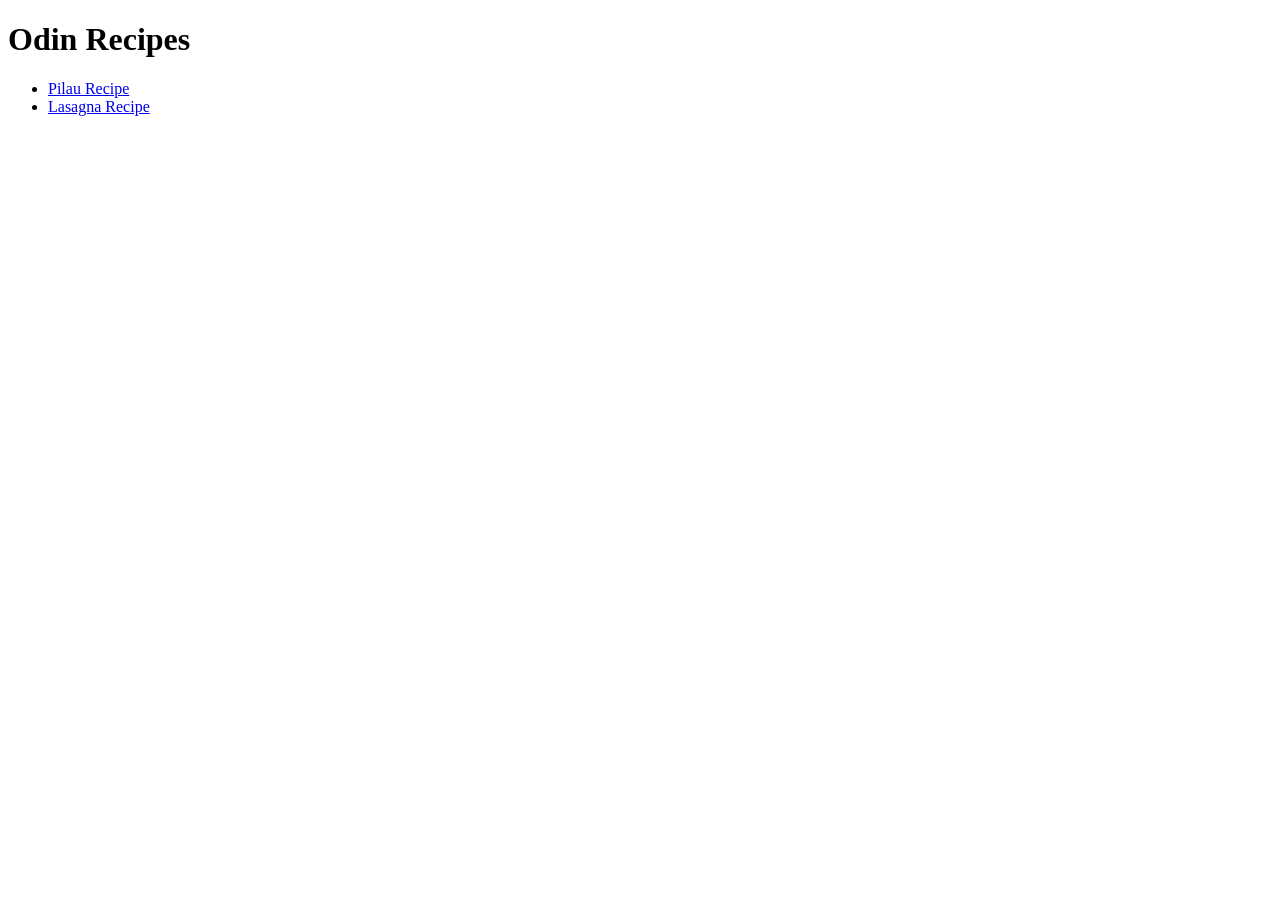
<file: index.html>
<!DOCTYPE html>
<html lang="en">
<head>
    <meta charset="UTF-8">
    <meta name="viewport" content="width=device-width, initial-scale=1.0">
    <title>Odin Recipes</title>
</head>
<body>
    <h1>Odin Recipes</h1>
    <ul>
        <li><a href="/Recipes/pilau.html">Pilau Recipe</a></li>
        <li><a href="/Recipes/lasagna.html">Lasagna Recipe</a></li>
    </ul>
</body>
</html>
</file>
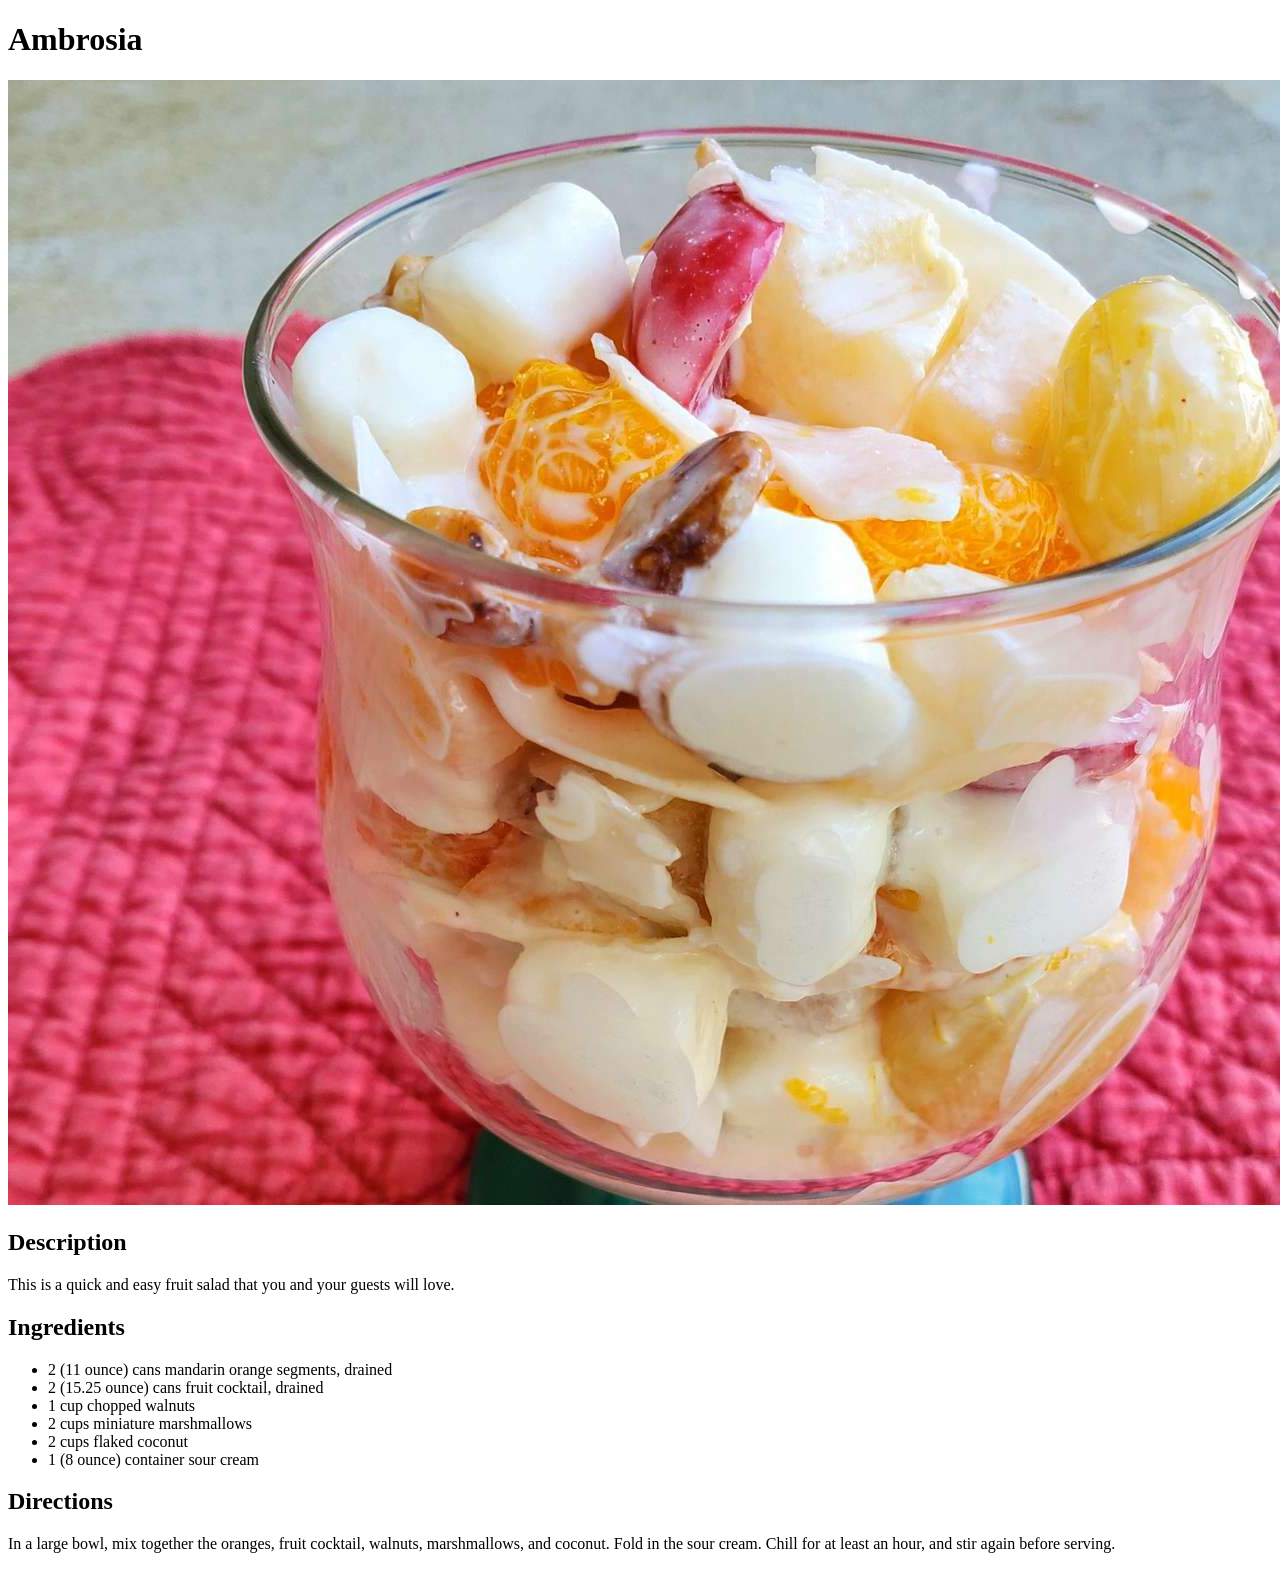
<file: recipes/ambrosia.html>
<!DOCTYPE html>
<html lang="en">
<head>
    <meta charset="UTF-8">
    <title>Document</title>
</head>
<body>
    <h1>Ambrosia</h1>
    <img src="../images/ambrosia.jpg" alt="Ambrosia">
    <h2>Description</h2>
    <p>This is a quick and easy fruit salad that you and your guests will love.</p>
    <h2>Ingredients</h2>
    <ul>
        <li>2 (11 ounce) cans mandarin orange segments, drained</li>
        <li>2 (15.25 ounce) cans fruit cocktail, drained</li>
        <li>1 cup chopped walnuts</li>
        <li>2 cups miniature marshmallows</li>
        <li>2 cups flaked coconut</li>
        <li>1 (8 ounce) container sour cream</li>
    </ul>
    <h2>Directions</h2>
    <p>In a large bowl, mix together the oranges, fruit cocktail, walnuts, marshmallows, and coconut. Fold in the sour cream. Chill for at least an hour, and stir again before serving.</p>
</body>
</html>
</file>
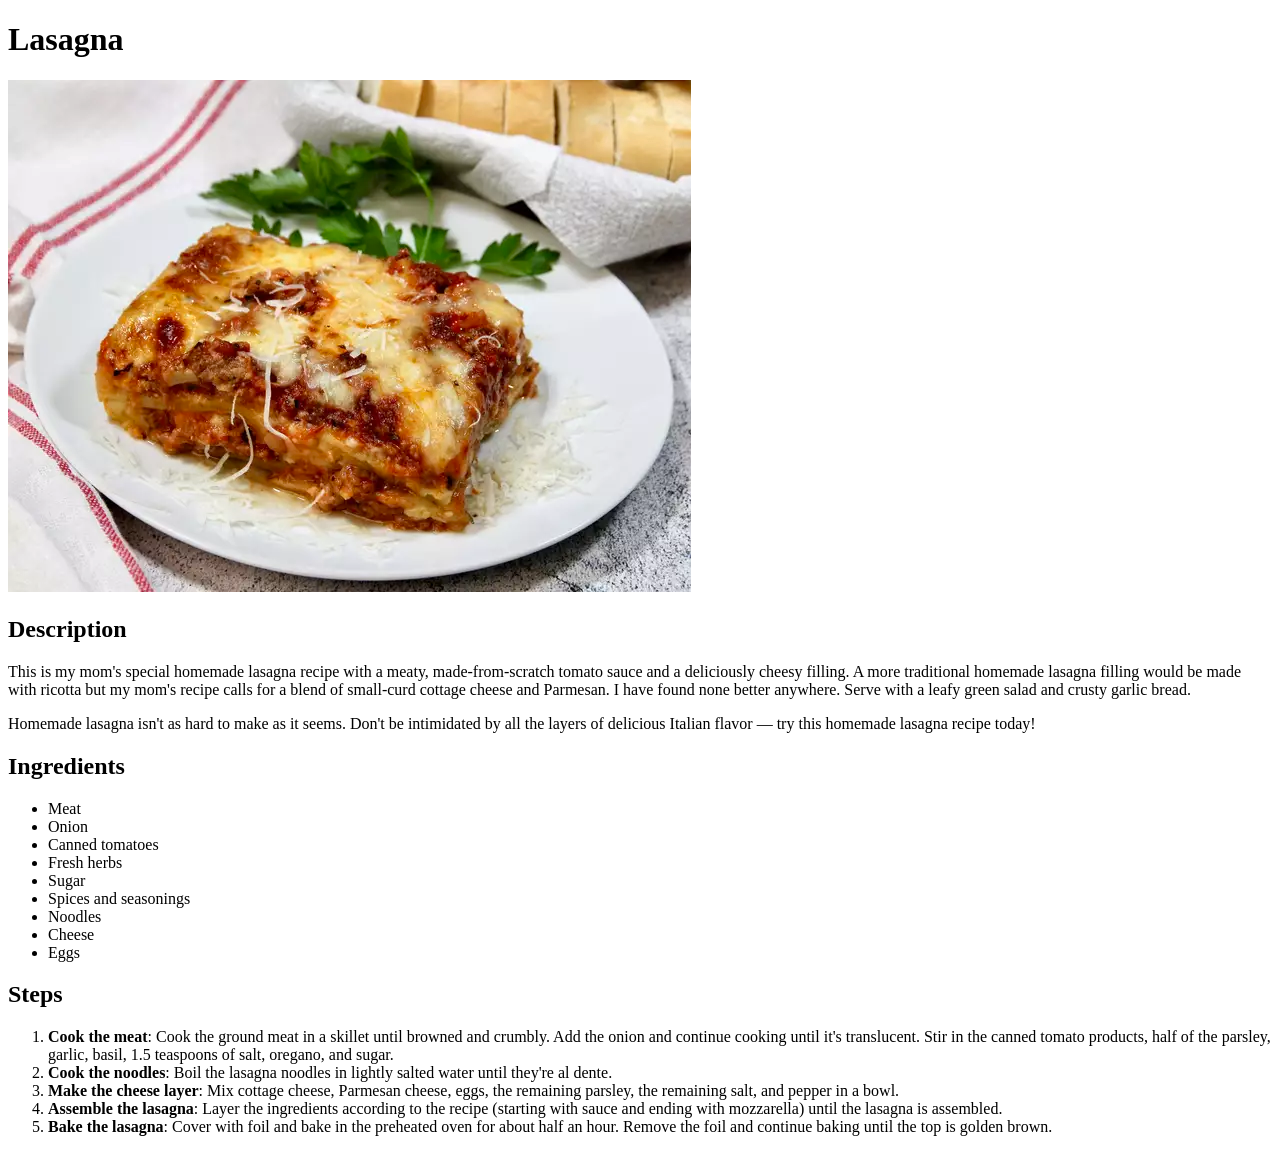
<file: recipes/lasagna.html>
<!DOCTYPE html>
<html lang="en">
    <head>
        <meta charset="UTF-8">
        <title>Odin Recipes</title>
    </head>
    <body>
        <h1>Lasagna</h1>
        <img src="../images/lasagna.webp" alt="Homemade Lasagna">
        <h2>Description</h2>
        <p>This is my mom's special homemade lasagna recipe with a meaty, made-from-scratch tomato sauce and a deliciously cheesy filling. A more traditional homemade lasagna filling would be made with ricotta but my mom's recipe calls for a blend of small-curd cottage cheese and Parmesan. I have found none better anywhere. Serve with a leafy green salad and crusty garlic bread.</p>
        <p>Homemade lasagna isn't as hard to make as it seems. Don't be intimidated by all the layers of delicious Italian flavor — try this homemade lasagna recipe today!</p>
        <h2>Ingredients</h2>
        <ul>
            <li>Meat</li>
            <li>Onion</li>
            <li>Canned tomatoes</li>
            <li>Fresh herbs</li>
            <li>Sugar</li>
            <li>Spices and seasonings</li>
            <li>Noodles</li>
            <li>Cheese</li>
            <li>Eggs</li>
        </ul>
        <h2>Steps</h2>
        <ol>
            <li><strong>Cook the meat</strong>: Cook the ground meat in a skillet until browned and crumbly. Add the onion and continue cooking until it's translucent. Stir in the canned tomato products, half of the parsley, garlic, basil, 1.5 teaspoons of salt, oregano, and sugar.</li>
            <li><strong>Cook the noodles</strong>: Boil the lasagna noodles in lightly salted water until they're al dente.</li>
            <li><strong>Make the cheese layer</strong>: Mix cottage cheese, Parmesan cheese, eggs, the remaining parsley, the remaining salt, and pepper in a bowl.</li>
            <li><strong>Assemble the lasagna</strong>: Layer the ingredients according to the recipe (starting with sauce and ending with mozzarella) until the lasagna is assembled.</li>
            <li><strong>Bake the lasagna</strong>: Cover with foil and bake in the preheated oven for about half an hour. Remove the foil and continue baking until the top is golden brown.</li>
        </ol>
    </body>
</html>
</file>
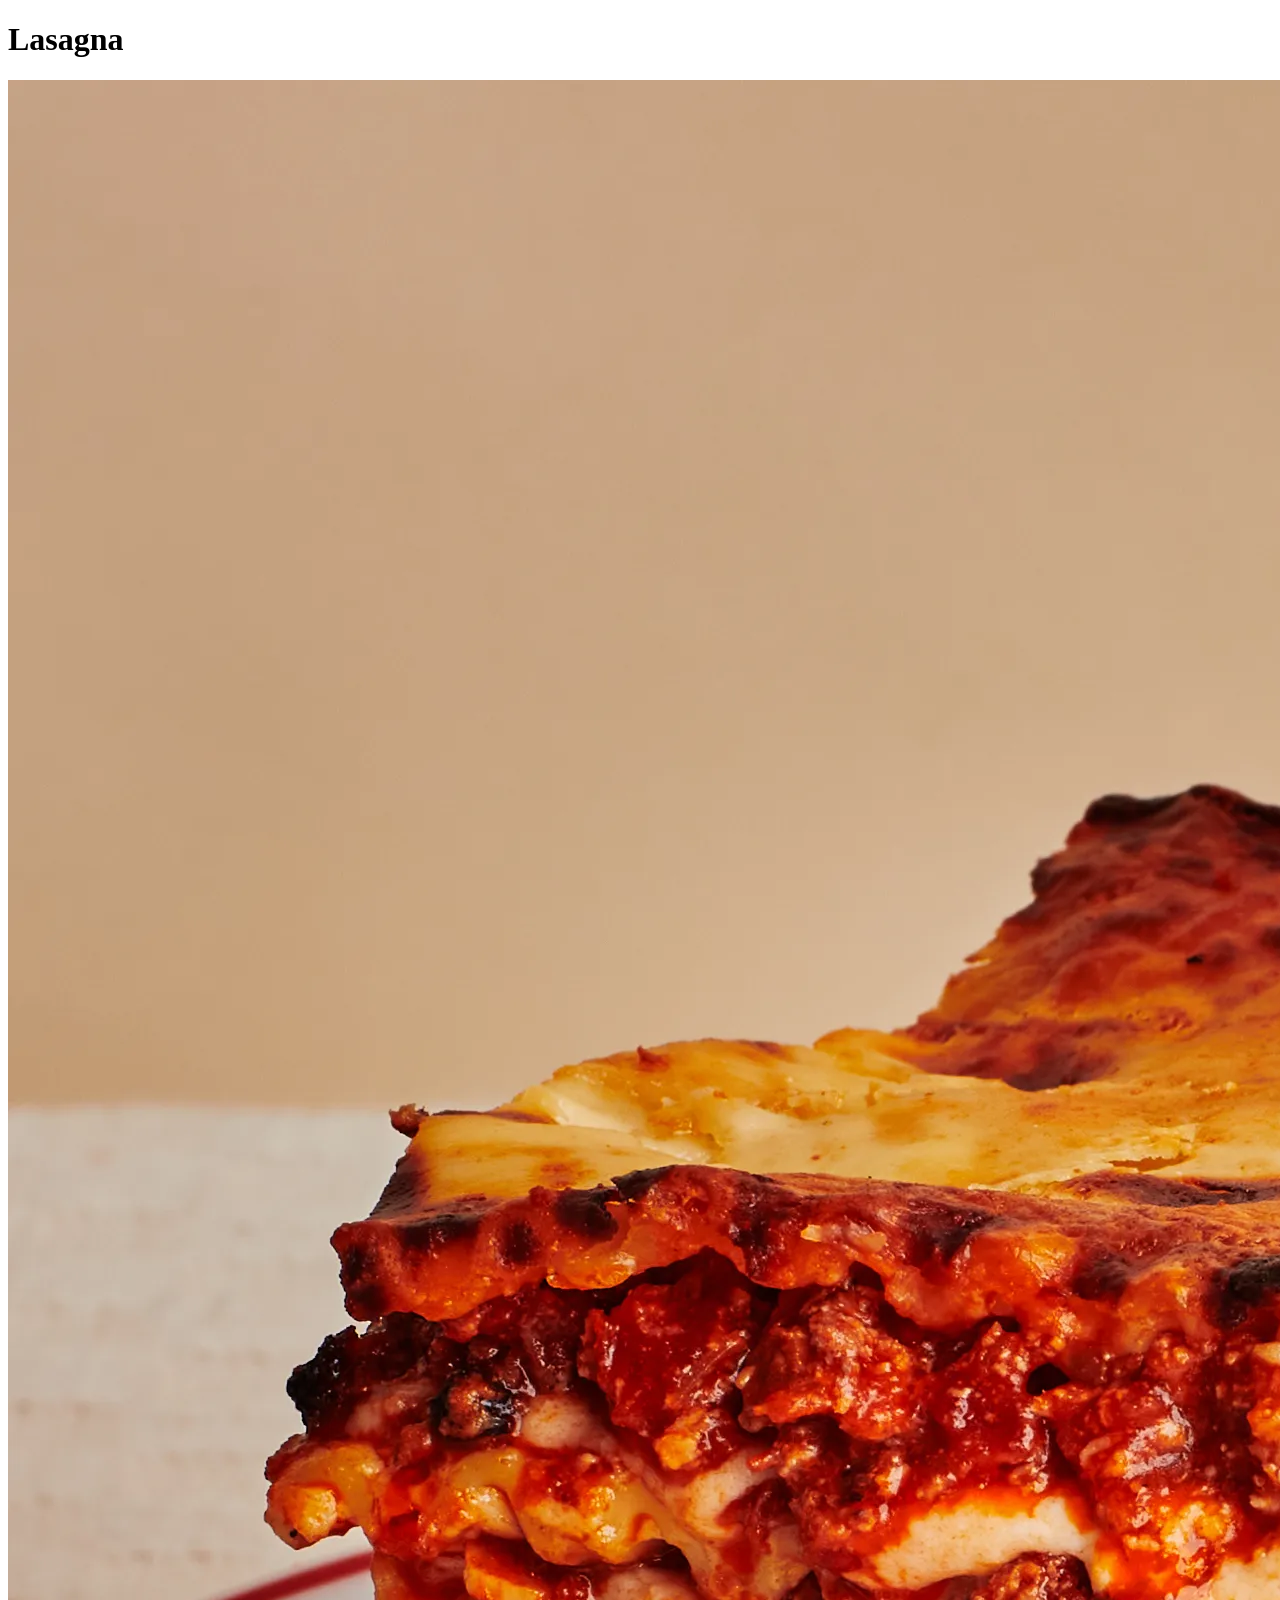
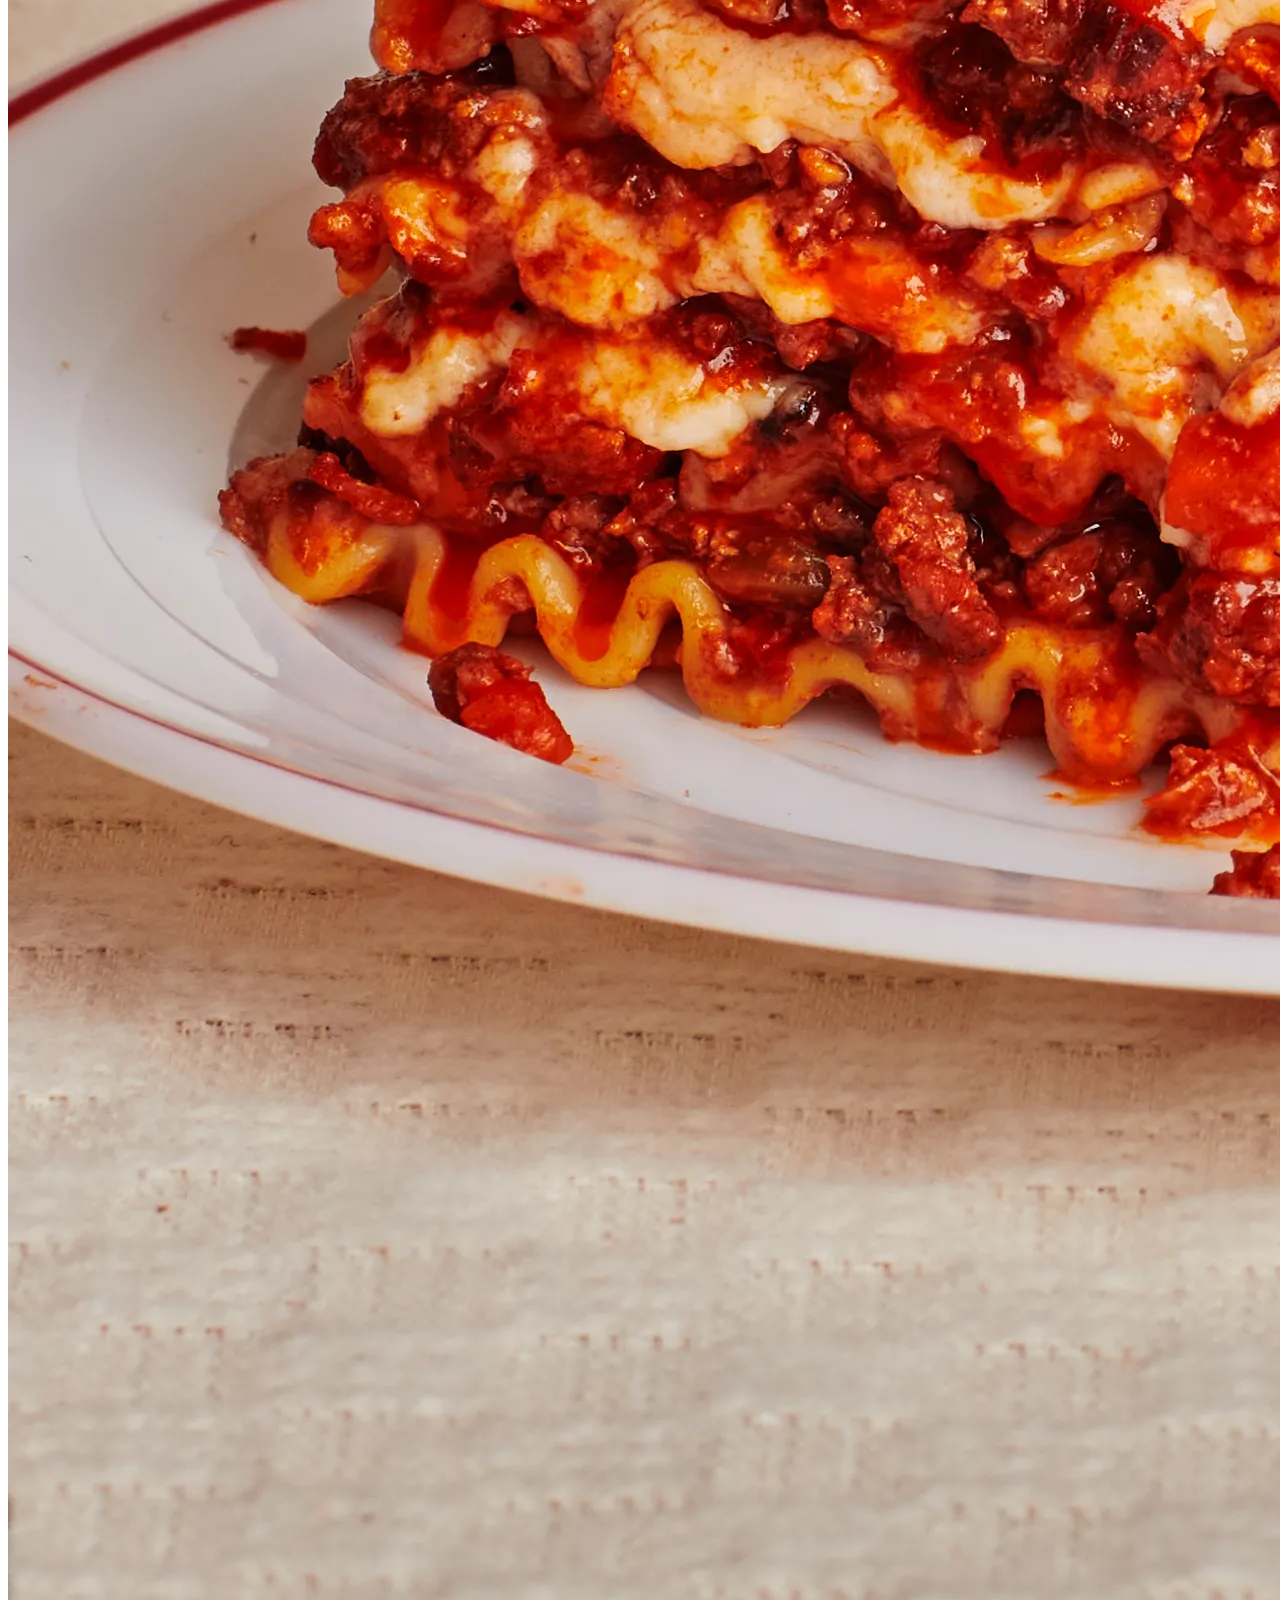
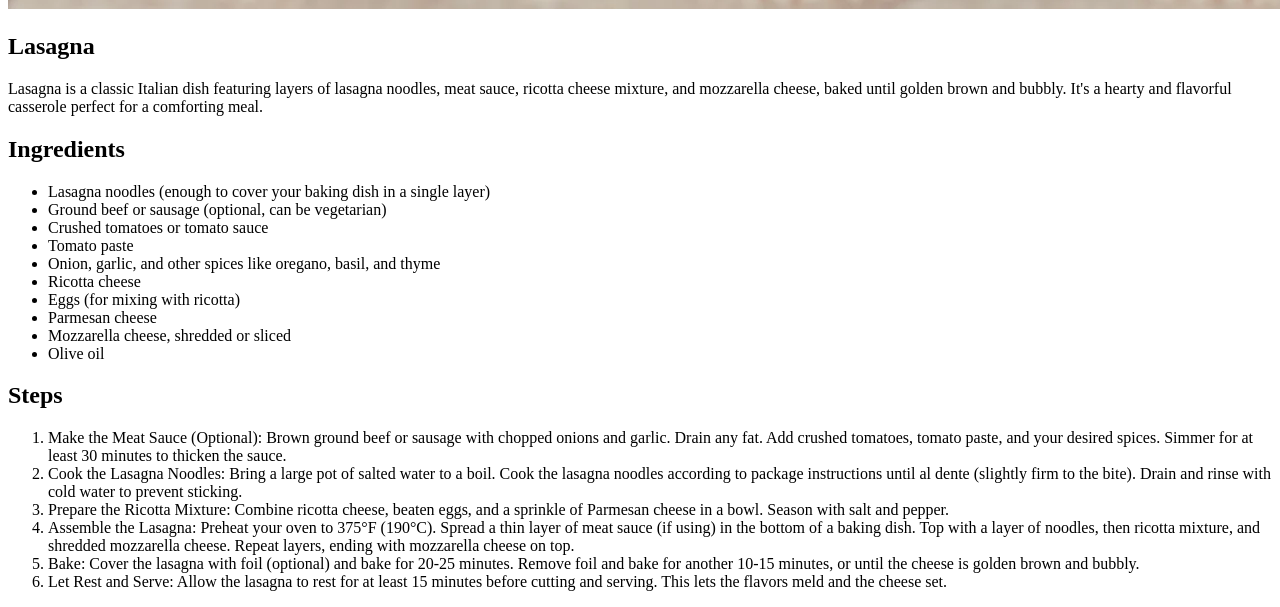
<file: Recipes/lasagna.html>
<!DOCTYPE html>
<html lang="en">
<head>
    <meta charset="UTF-8">
    <meta name="viewport" content="width=device-width, initial-scale=1.0">
    <title>Lasagna</title>
</head>
<body>
    <h1>Lasagna</h1>
    <img src="lasagna.webp" alt="Lasagna">
    <h2>Lasagna</h2>
    <p>Lasagna is a classic Italian dish featuring layers of lasagna noodles, meat sauce, ricotta cheese mixture, and
    mozzarella cheese, baked until golden brown and bubbly. It's a hearty and flavorful casserole perfect for a comforting
    meal.</p>
    <h2>Ingredients</h2>
    <ul>
        <li>Lasagna noodles (enough to cover your baking dish in a single layer)</li>
        <li>Ground beef or sausage (optional, can be vegetarian)</li>
        <li>Crushed tomatoes or tomato sauce</li>
        <li>Tomato paste</li>
        <li>Onion, garlic, and other spices like oregano, basil, and thyme</li>
        <li>Ricotta cheese</li>
        <li>Eggs (for mixing with ricotta)</li>
        <li>Parmesan cheese</li>
        <li>Mozzarella cheese, shredded or sliced</li>
        <li>Olive oil</li>
    </ul>
    <h2>Steps</h2>
    <ol>
        <li>Make the Meat Sauce (Optional): Brown ground beef or sausage with chopped onions and garlic. Drain any fat. Add crushed
        tomatoes, tomato paste, and your desired spices. Simmer for at least 30 minutes to thicken the sauce.</li>
        <li>Cook the Lasagna Noodles: Bring a large pot of salted water to a boil. Cook the lasagna noodles according to package
        instructions until al dente (slightly firm to the bite). Drain and rinse with cold water to prevent sticking.</li>
        <li>Prepare the Ricotta Mixture: Combine ricotta cheese, beaten eggs, and a sprinkle of Parmesan cheese in a bowl. Season
        with salt and pepper.</li>
        <li>Assemble the Lasagna: Preheat your oven to 375°F (190°C). Spread a thin layer of meat sauce (if using) in the bottom of
        a baking dish. Top with a layer of noodles, then ricotta mixture, and shredded mozzarella cheese. Repeat layers, ending
        with mozzarella cheese on top.</li>
        <li>Bake: Cover the lasagna with foil (optional) and bake for 20-25 minutes. Remove foil and bake for another 10-15 minutes,
        or until the cheese is golden brown and bubbly.</li>
        <li>Let Rest and Serve: Allow the lasagna to rest for at least 15 minutes before cutting and serving. This lets the flavors
        meld and the cheese set.</li>
    </ol>
</body>
</html>
</file>
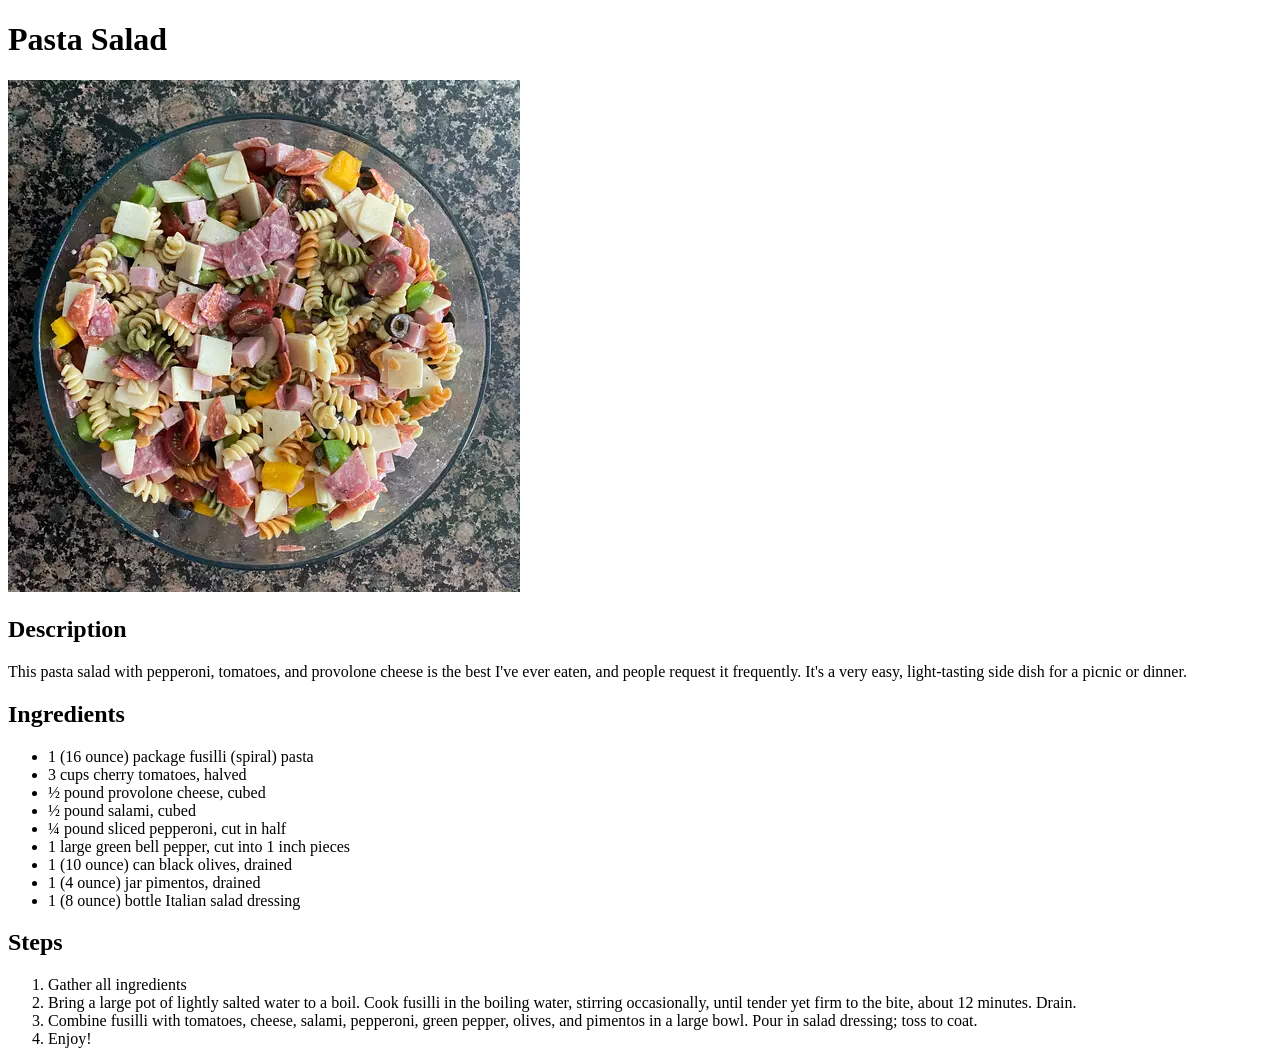
<file: recipes/pasta-salad.html>
<!DOCTYPE html>
<html lang="en">
    <head>
        <meta charset="UTF-8">
        <title>Odin Recipes</title>
    </head>
    <body>
        <h1>Pasta Salad</h1>
        <img src="../images/pastasalad.webp" alt="Pasta Salad">
        <h2>Description</h2>
        <p>This pasta salad with pepperoni, tomatoes, and provolone cheese is the best I've ever eaten, and people request it frequently. It's a very easy, light-tasting side dish for a picnic or dinner.</p>
        <h2>Ingredients</h2>
        <ul>
            <li>1 (16 ounce) package fusilli (spiral) pasta</li>
            <li>3 cups cherry tomatoes, halved</li>
            <li>½ pound provolone cheese, cubed</li>
            <li>½ pound salami, cubed</li>
            <li>¼ pound sliced pepperoni, cut in half</li>
            <li>1 large green bell pepper, cut into 1 inch pieces</li>
            <li>1 (10 ounce) can black olives, drained</li>
            <li>1 (4 ounce) jar pimentos, drained</li>
            <li>1 (8 ounce) bottle Italian salad dressing</li>
        </ul>
        <h2>Steps</h2>
        <ol>
            <li>Gather all ingredients</li>
            <li>Bring a large pot of lightly salted water to a boil. Cook fusilli in the boiling water, stirring occasionally, until tender yet firm to the bite, about 12 minutes. Drain.</li>
            <li>Combine fusilli with tomatoes, cheese, salami, pepperoni, green pepper, olives, and pimentos in a large bowl. Pour in salad dressing; toss to coat.</li>
            <li>Enjoy!</li>
        </ol>
    </body>
</html>
</file>
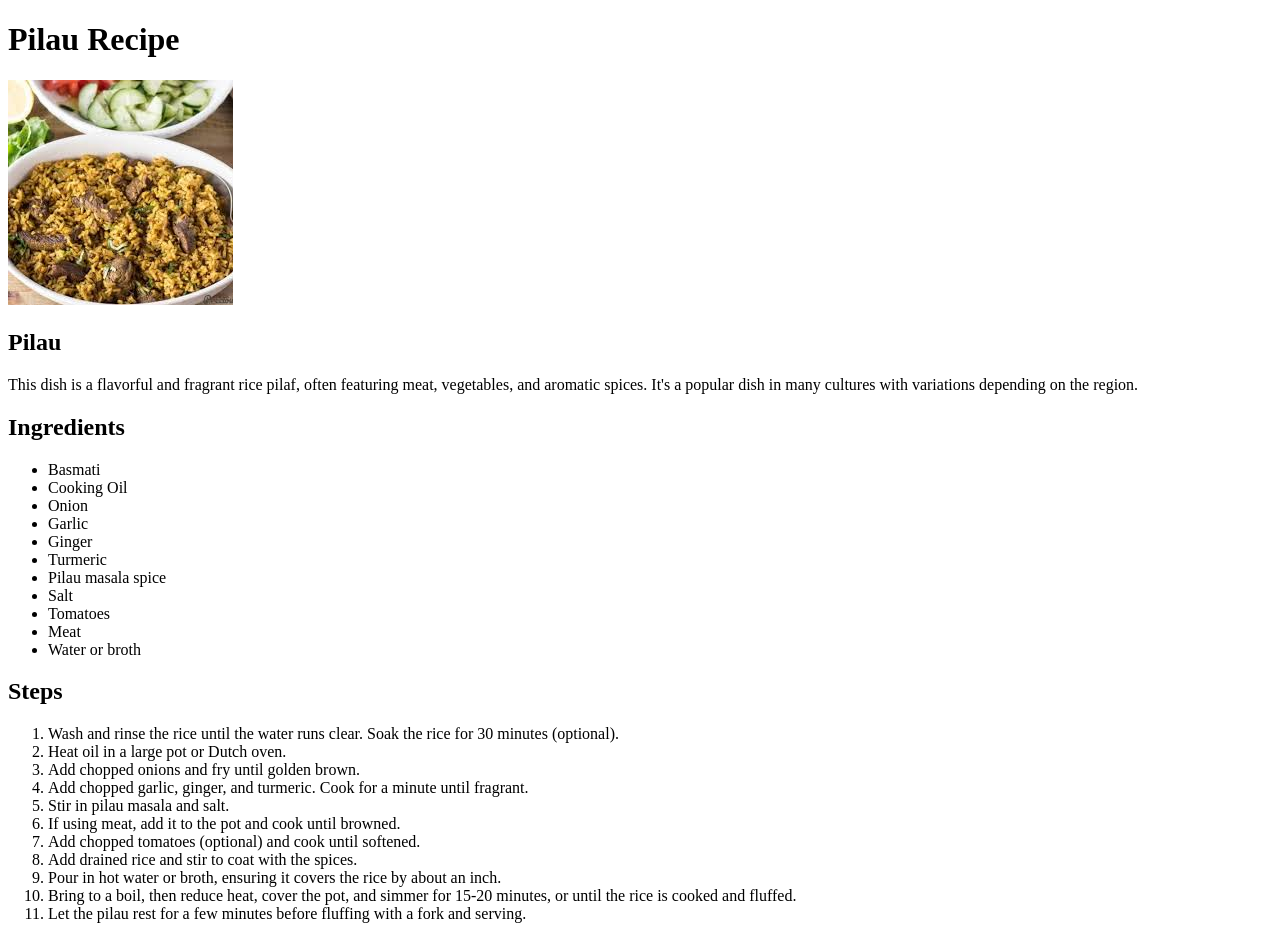
<file: Recipes/pilau.html>
<!DOCTYPE html>
<html lang="en">
<head>
    <meta charset="UTF-8">
    <meta name="viewport" content="width=device-width, initial-scale=1.0">
    <title>Pilau Recipe</title>
</head>
<body>
    <h1>Pilau Recipe</h1>
    <img src="images.jpeg" alt="Pilau">
    <h2>Pilau</h2>
    <p>This dish is a flavorful and fragrant rice pilaf, often featuring meat, vegetables, and aromatic spices. It's a popular
    dish in many cultures with variations depending on the region.</p>
    <h2>Ingredients</h2>
    <ul>
        <li>Basmati</li>
        <li>Cooking Oil</li>
        <li>Onion</li>
        <li>Garlic</li>
        <li>Ginger</li>
        <li>Turmeric</li>
        <li>Pilau masala spice</li>
        <li>Salt</li>
        <li>Tomatoes</li>
        <li>Meat</li>
        <li>Water or broth</li>
    </ul>
    <h2>Steps</h2>
    <ol>
        <li>Wash and rinse the rice until the water runs clear. Soak the rice for 30 minutes (optional).</li>
        <li>Heat oil in a large pot or Dutch oven.</li>
        <li>Add chopped onions and fry until golden brown.</li>
        <li>Add chopped garlic, ginger, and turmeric. Cook for a minute until fragrant.</li>
        <li>Stir in pilau masala and salt.</li>
        <li>If using meat, add it to the pot and cook until browned.</li>
        <li>Add chopped tomatoes (optional) and cook until softened.</li>
        <li>Add drained rice and stir to coat with the spices.</li>
        <li>Pour in hot water or broth, ensuring it covers the rice by about an inch.</li>
        <li>Bring to a boil, then reduce heat, cover the pot, and simmer for 15-20 minutes, or until the rice is cooked and fluffed.</li>
        <li>Let the pilau rest for a few minutes before fluffing with a fork and serving.</li>
    </ol>
</body>
</html>
</file>
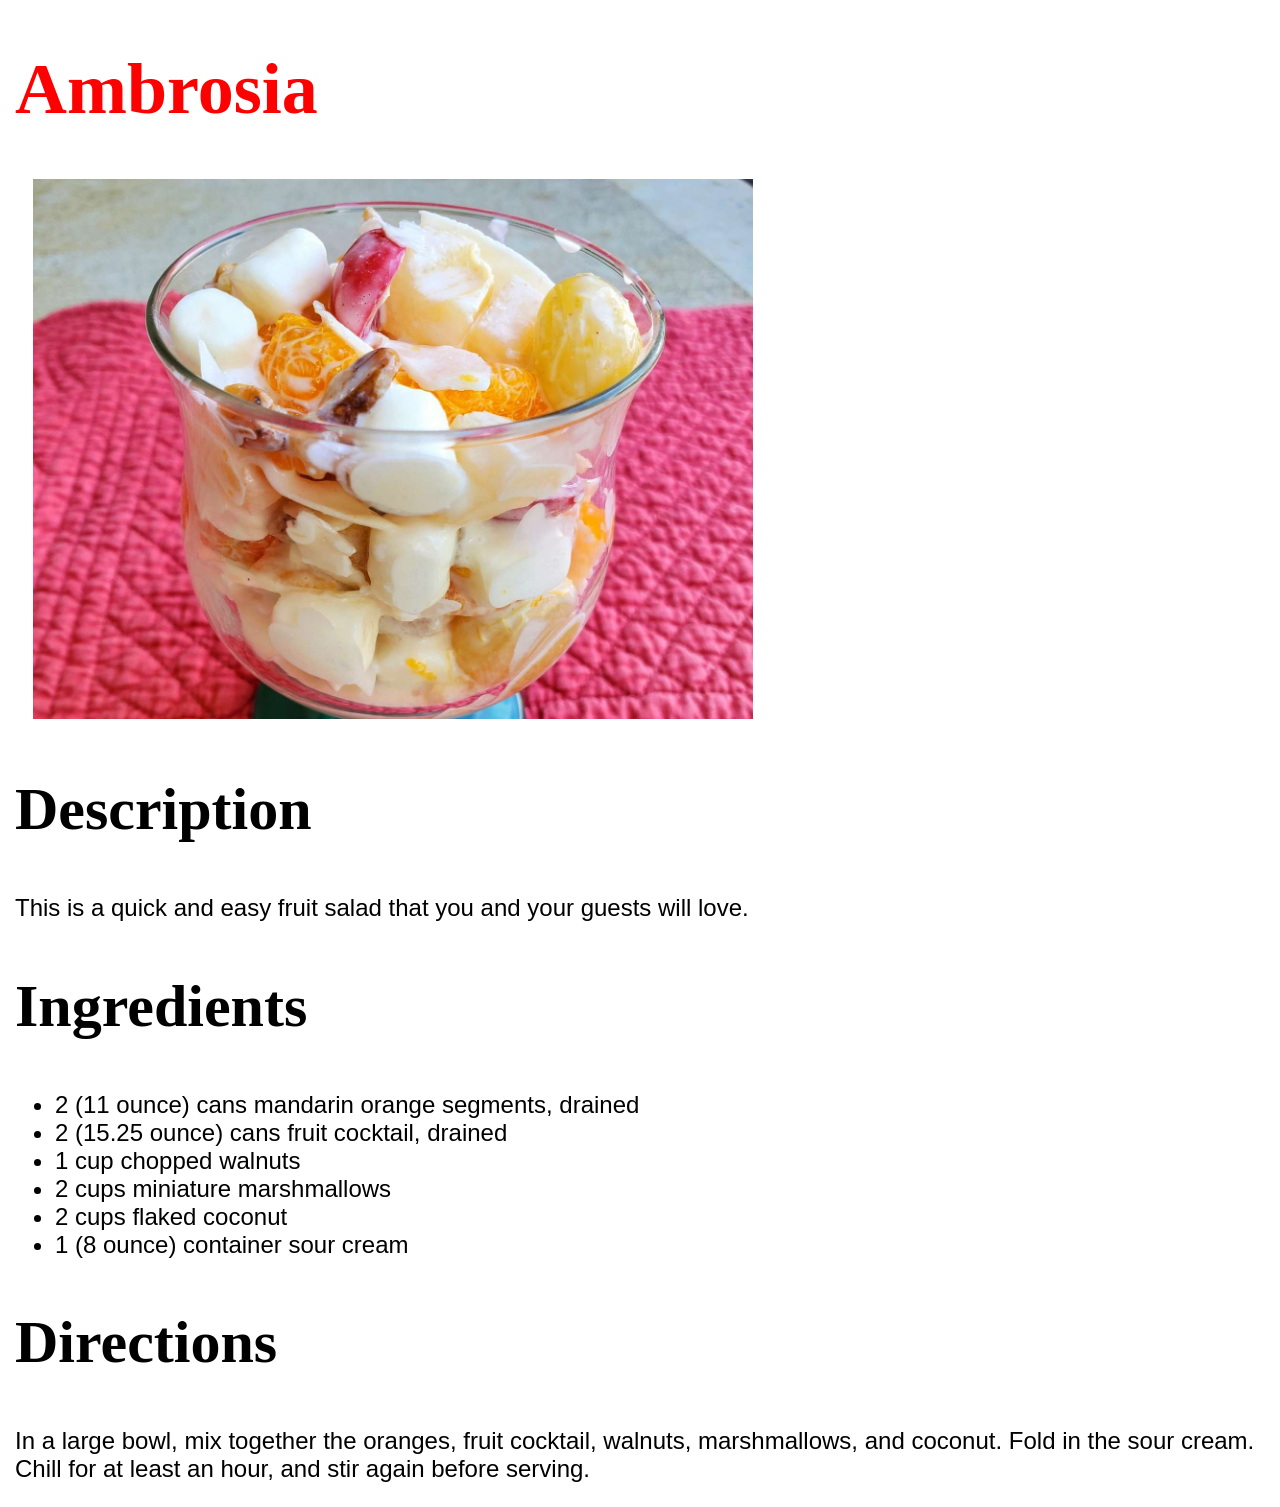
<file: recipes/ambrosia/ambrosia.html>
<!DOCTYPE html>
<html lang="en">
<head>
    <meta charset="UTF-8">
    <title>Document</title>
    <link rel="stylesheet" href="style.css">
</head>
<body>
    <h1>Ambrosia</h1>
    <img src="../../images/ambrosia.jpg" alt="Ambrosia">
    <h2>Description</h2>
    <p>This is a quick and easy fruit salad that you and your guests will love.</p>
    <h2>Ingredients</h2>
    <ul>
        <li>2 (11 ounce) cans mandarin orange segments, drained</li>
        <li>2 (15.25 ounce) cans fruit cocktail, drained</li>
        <li>1 cup chopped walnuts</li>
        <li>2 cups miniature marshmallows</li>
        <li>2 cups flaked coconut</li>
        <li>1 (8 ounce) container sour cream</li>
    </ul>
    <h2>Directions</h2>
    <p>In a large bowl, mix together the oranges, fruit cocktail, walnuts, marshmallows, and coconut. Fold in the sour cream. Chill for at least an hour, and stir again before serving.</p>
</body>
</html>
</file>
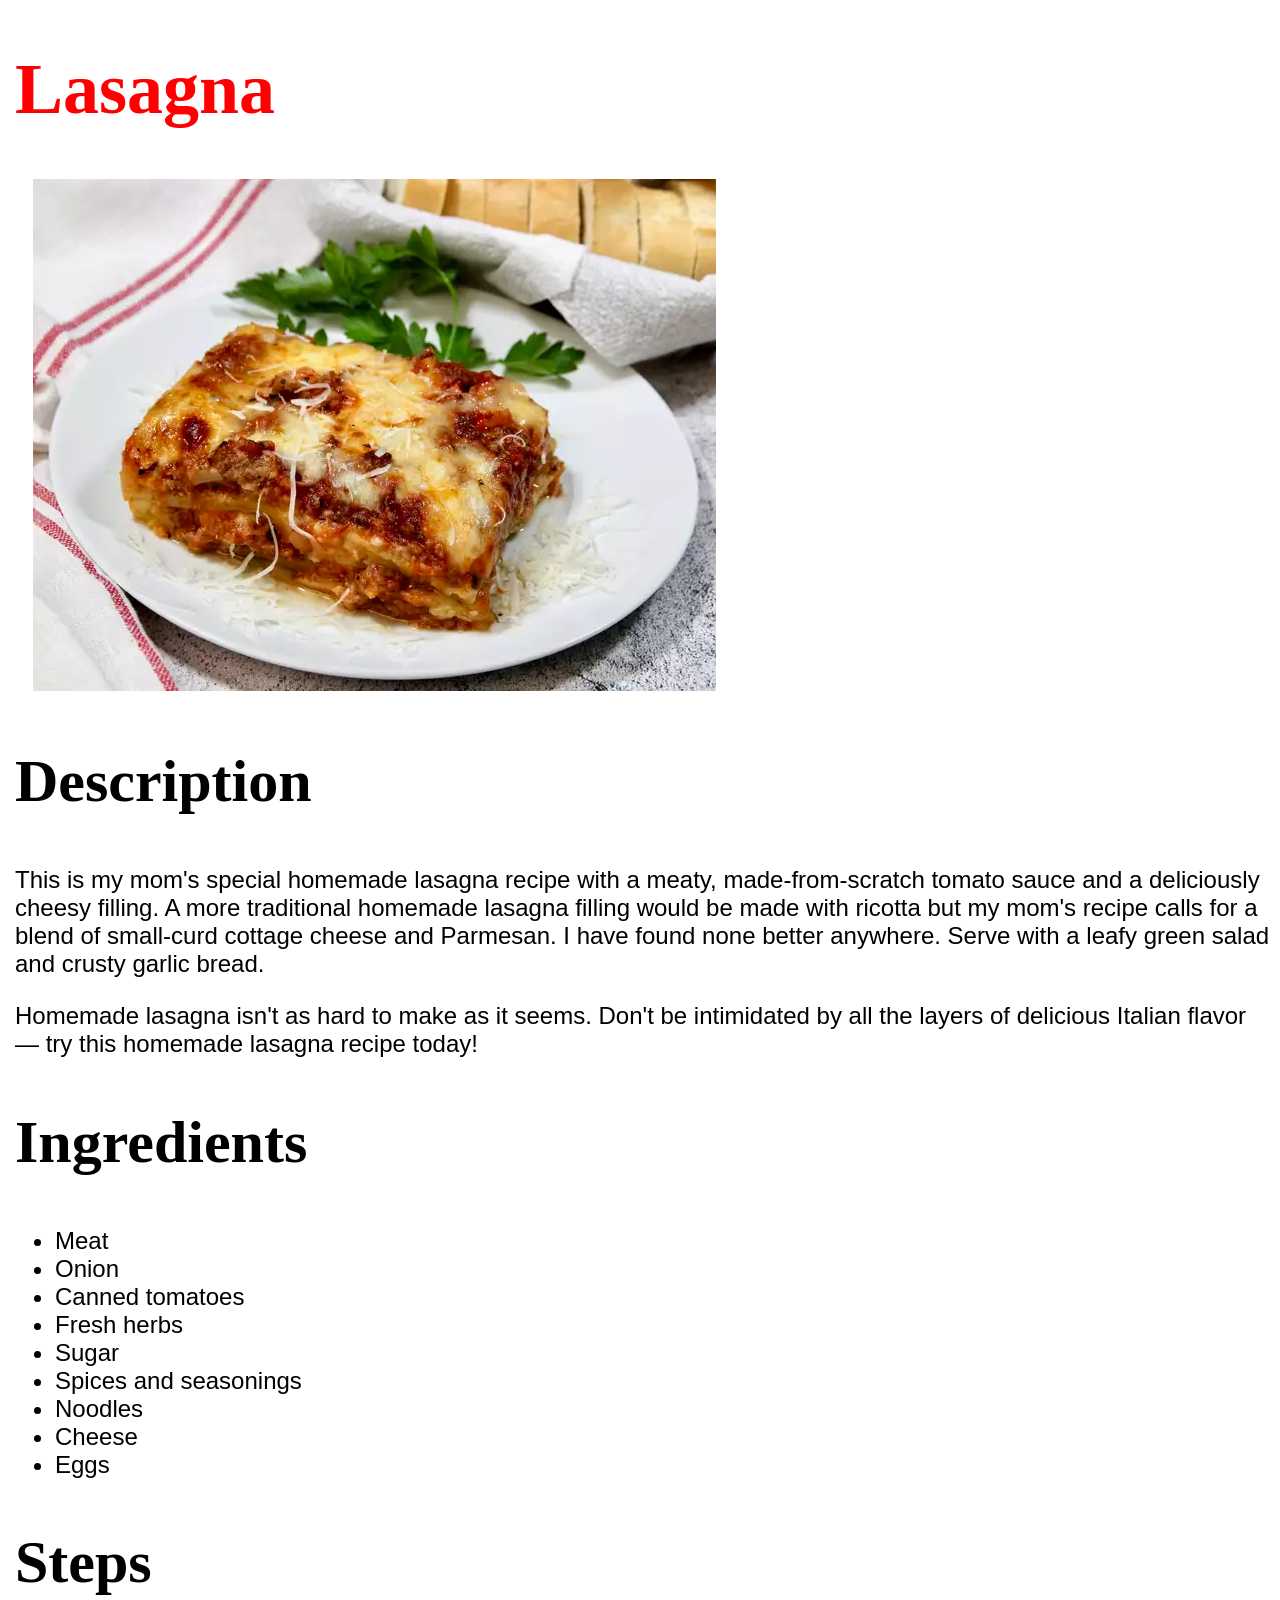
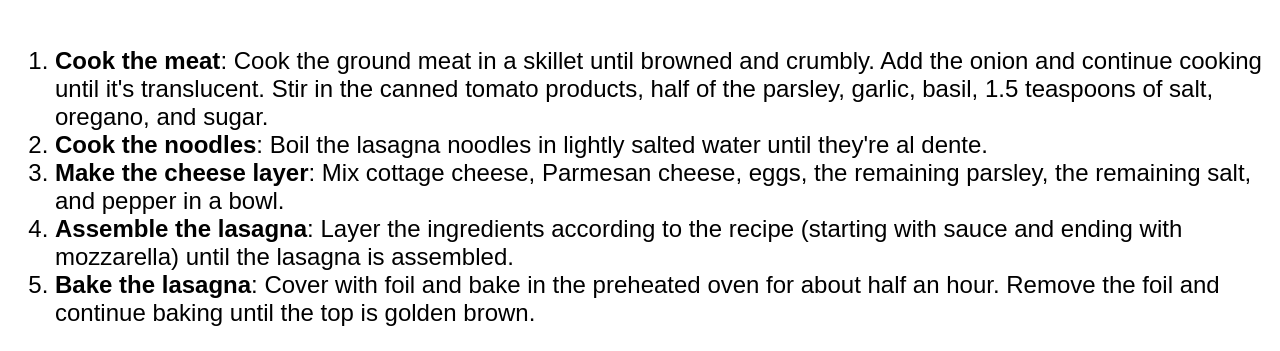
<file: recipes/lasagna/lasagna.html>
<!DOCTYPE html>
<html lang="en">
    <head>
        <meta charset="UTF-8">
        <title>Odin Recipes</title>
        <link rel="stylesheet" href="style.css">
    </head>
    <body>
        <h1>Lasagna</h1>
        <img src="../../images/lasagna.webp" alt="Homemade Lasagna">
        <h2>Description</h2>
        <p>This is my mom's special homemade lasagna recipe with a meaty, made-from-scratch tomato sauce and a deliciously cheesy filling. A more traditional homemade lasagna filling would be made with ricotta but my mom's recipe calls for a blend of small-curd cottage cheese and Parmesan. I have found none better anywhere. Serve with a leafy green salad and crusty garlic bread.</p>
        <p>Homemade lasagna isn't as hard to make as it seems. Don't be intimidated by all the layers of delicious Italian flavor — try this homemade lasagna recipe today!</p>
        <h2>Ingredients</h2>
        <ul>
            <li>Meat</li>
            <li>Onion</li>
            <li>Canned tomatoes</li>
            <li>Fresh herbs</li>
            <li>Sugar</li>
            <li>Spices and seasonings</li>
            <li>Noodles</li>
            <li>Cheese</li>
            <li>Eggs</li>
        </ul>
        <h2>Steps</h2>
        <ol>
            <li><strong>Cook the meat</strong>: Cook the ground meat in a skillet until browned and crumbly. Add the onion and continue cooking until it's translucent. Stir in the canned tomato products, half of the parsley, garlic, basil, 1.5 teaspoons of salt, oregano, and sugar.</li>
            <li><strong>Cook the noodles</strong>: Boil the lasagna noodles in lightly salted water until they're al dente.</li>
            <li><strong>Make the cheese layer</strong>: Mix cottage cheese, Parmesan cheese, eggs, the remaining parsley, the remaining salt, and pepper in a bowl.</li>
            <li><strong>Assemble the lasagna</strong>: Layer the ingredients according to the recipe (starting with sauce and ending with mozzarella) until the lasagna is assembled.</li>
            <li><strong>Bake the lasagna</strong>: Cover with foil and bake in the preheated oven for about half an hour. Remove the foil and continue baking until the top is golden brown.</li>
        </ol>
    </body>
</html>
</file>
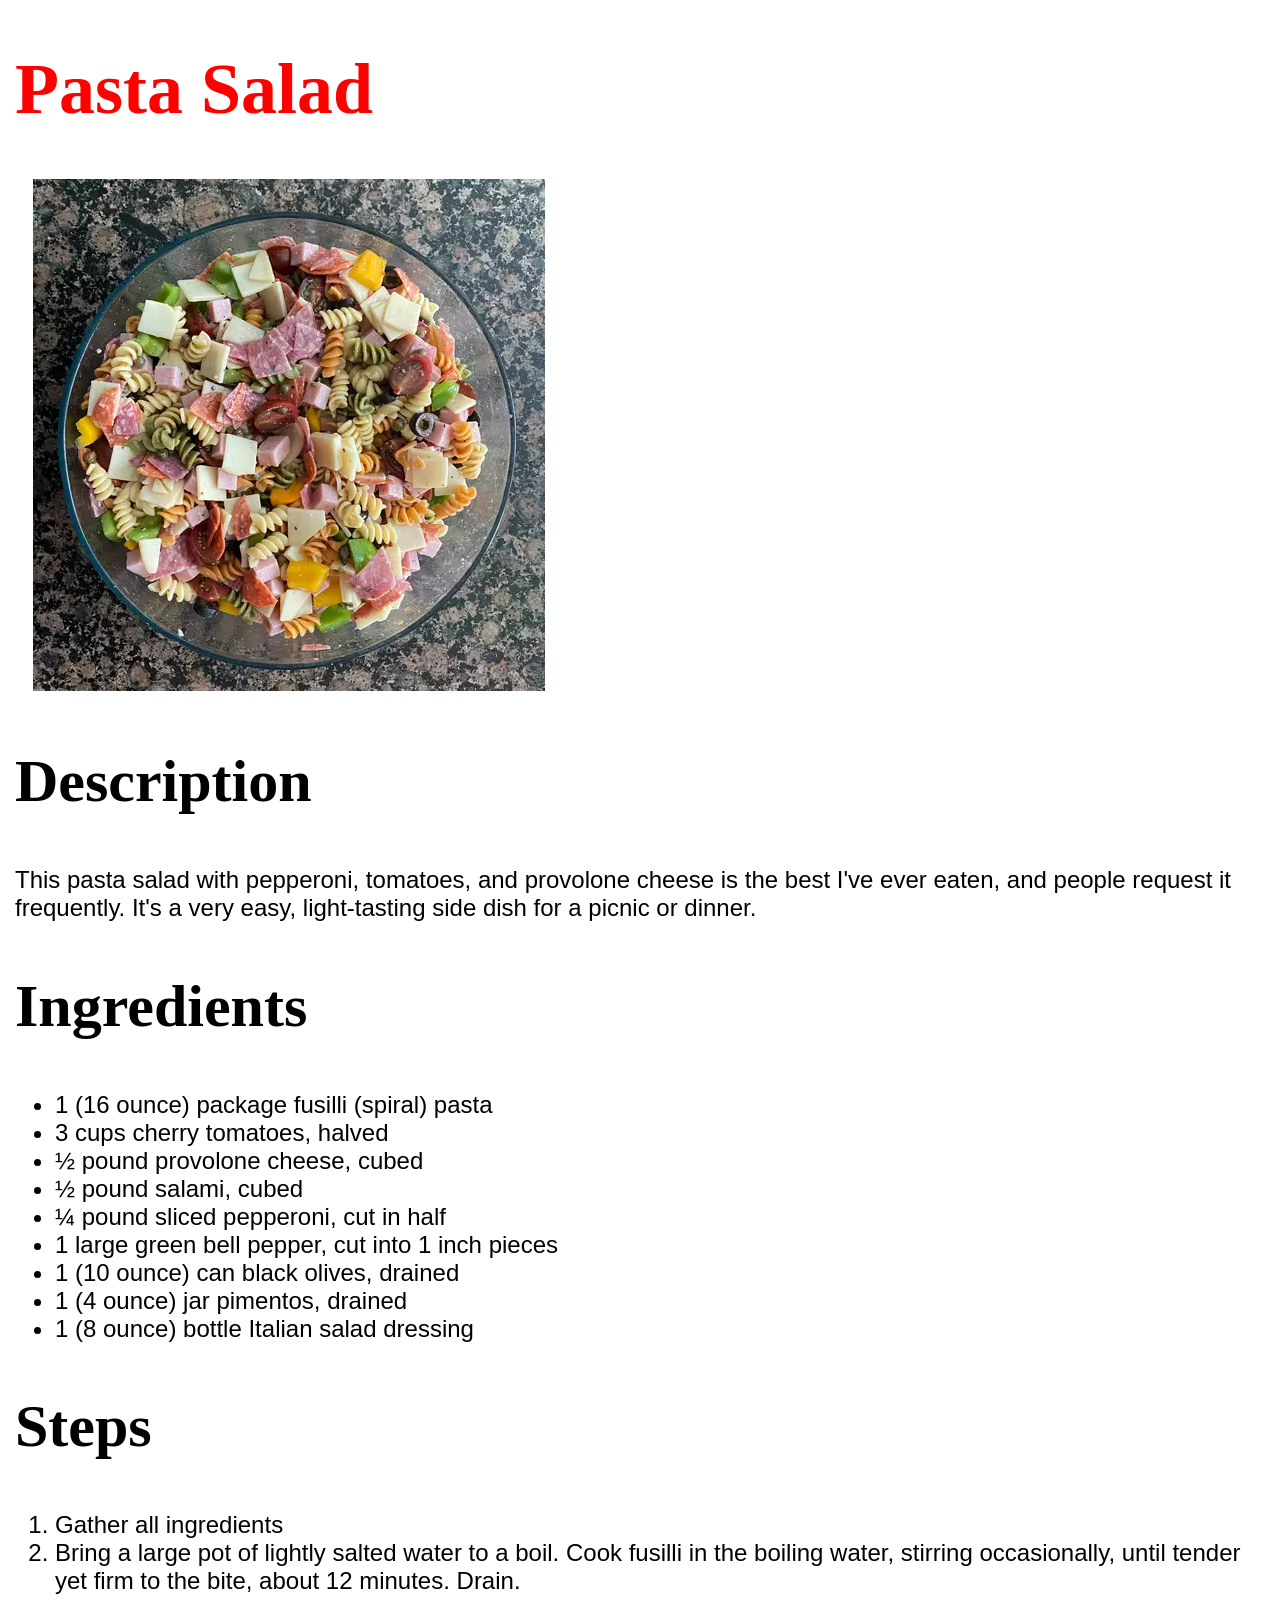
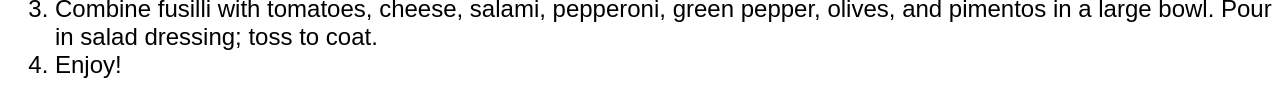
<file: recipes/pasta-salad/pasta-salad.html>
<!DOCTYPE html>
<html lang="en">
    <head>
        <meta charset="UTF-8">
        <title>Odin Recipes</title>
        <link rel="stylesheet" href="style.css">
    </head>
    <body>
        <h1>Pasta Salad</h1>
        <img src="../../images/pastasalad.webp" alt="Pasta Salad">
        <h2>Description</h2>
        <p>This pasta salad with pepperoni, tomatoes, and provolone cheese is the best I've ever eaten, and people request it frequently. It's a very easy, light-tasting side dish for a picnic or dinner.</p>
        <h2>Ingredients</h2>
        <ul>
            <li>1 (16 ounce) package fusilli (spiral) pasta</li>
            <li>3 cups cherry tomatoes, halved</li>
            <li>½ pound provolone cheese, cubed</li>
            <li>½ pound salami, cubed</li>
            <li>¼ pound sliced pepperoni, cut in half</li>
            <li>1 large green bell pepper, cut into 1 inch pieces</li>
            <li>1 (10 ounce) can black olives, drained</li>
            <li>1 (4 ounce) jar pimentos, drained</li>
            <li>1 (8 ounce) bottle Italian salad dressing</li>
        </ul>
        <h2 class="hfont">Steps</h2>
        <ol>
            <li>Gather all ingredients</li>
            <li>Bring a large pot of lightly salted water to a boil. Cook fusilli in the boiling water, stirring occasionally, until tender yet firm to the bite, about 12 minutes. Drain.</li>
            <li>Combine fusilli with tomatoes, cheese, salami, pepperoni, green pepper, olives, and pimentos in a large bowl. Pour in salad dressing; toss to coat.</li>
            <li>Enjoy!</li>
        </ol>
    </body>
</html>
</file>
<file: recipes/ambrosia/style.css>
body {
    font-family: Verdana, Geneva, Tahoma, sans-serif;
    font-size: 1.5em;
    margin-left: 15px;
}
h1 {
    color: red;
    font-size: 3em;
}

h2 {
    font-size: 2.5em;
}

h1, h2 {
    font-family: Georgia, 'Times New Roman', Times, serif;
}
img {
    width: 30em;
    margin-left: 18px;
}
</file>
<file: recipes/lasagna/style.css>
body {
    font-family: Verdana, Geneva, Tahoma, sans-serif;
    font-size: 1.5em;
    margin-left: 15px;
}
h1 {
    color: red;
    font-size: 3em;
}

h2 {
    font-size: 2.5em;
}

h1, h2 {
    font-family: Georgia, 'Times New Roman', Times, serif;
}
img {
    margin-left: 18px;
}
</file>
<file: recipes/pasta-salad/style.css>
body {
    font-family: Verdana, Geneva, Tahoma, sans-serif;
    font-size: 1.5em;
    margin-left: 15px;
}
h1 {
    color: red;
    font-size: 3em;
}

h2 {
    font-size: 2.5em;
}

h1, h2 {
    font-family: Georgia, 'Times New Roman', Times, serif;
}
img {
    margin-left: 18px;
}
</file>
